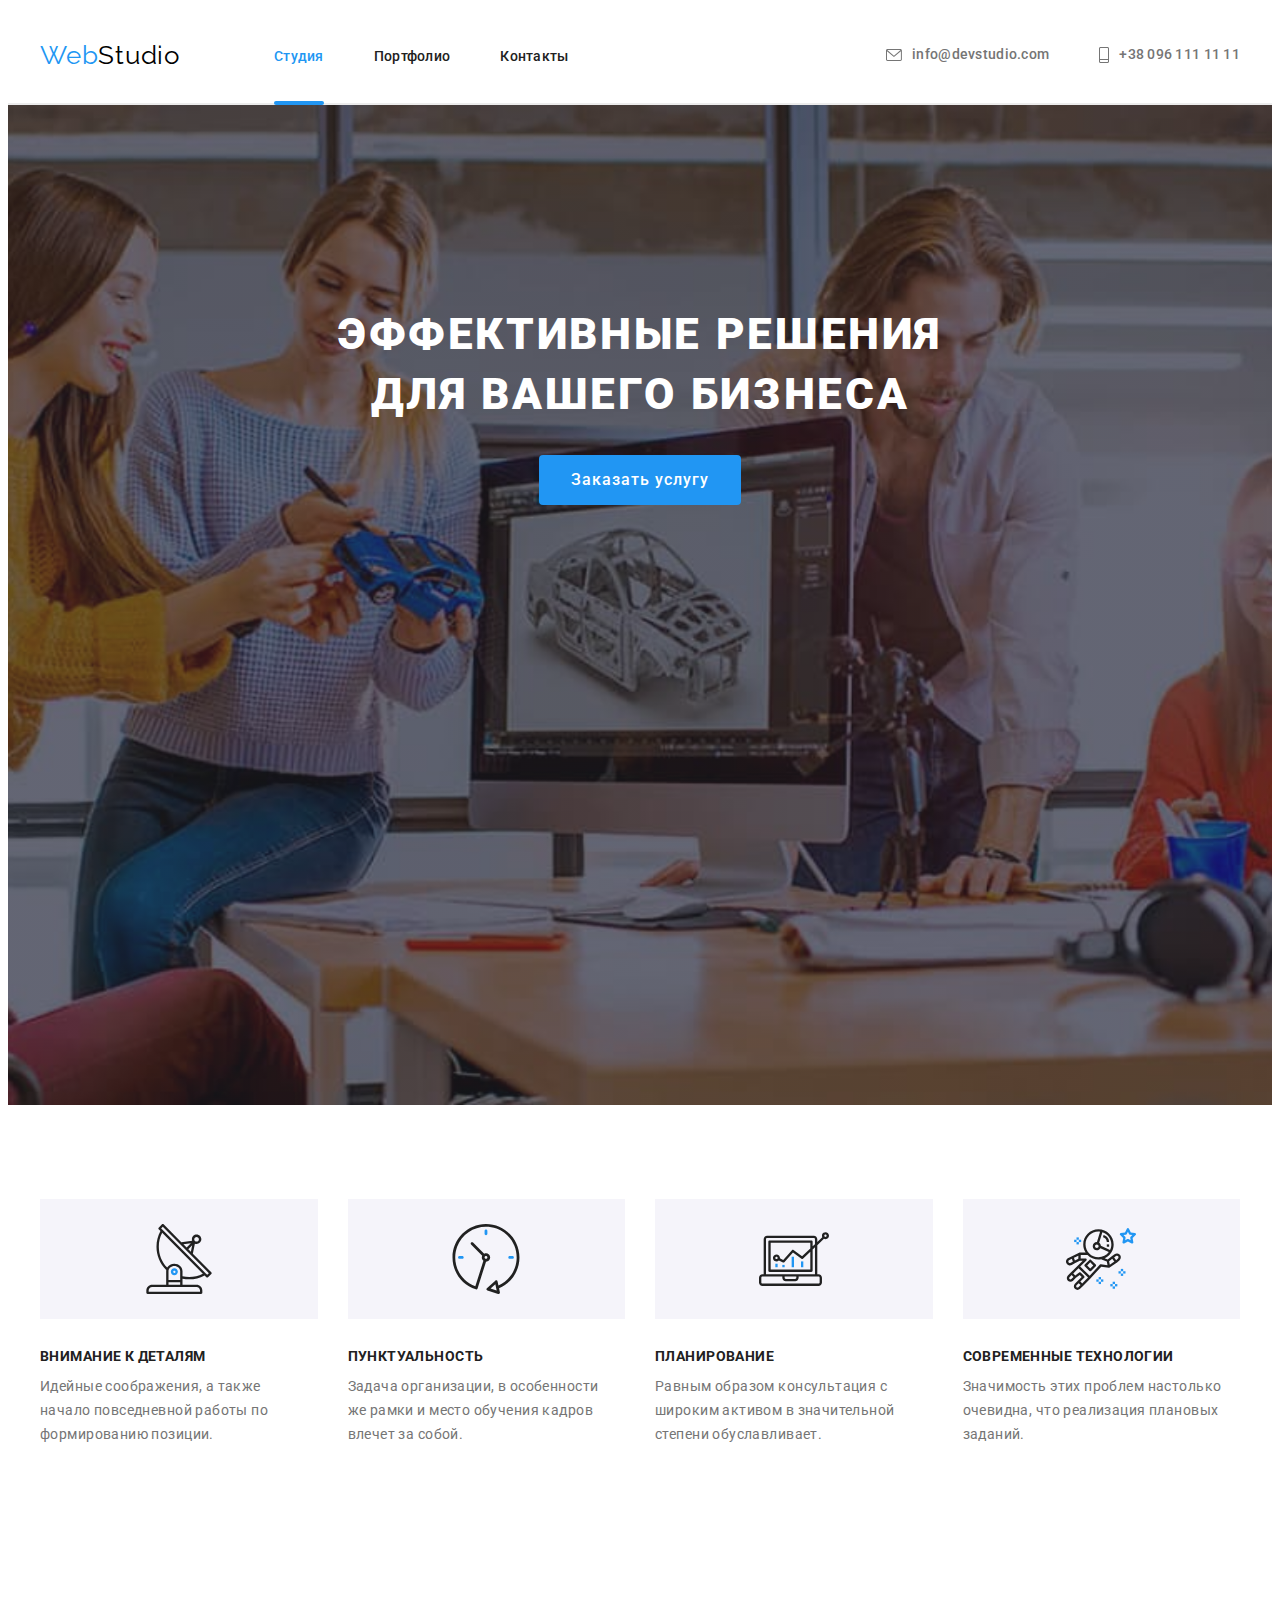
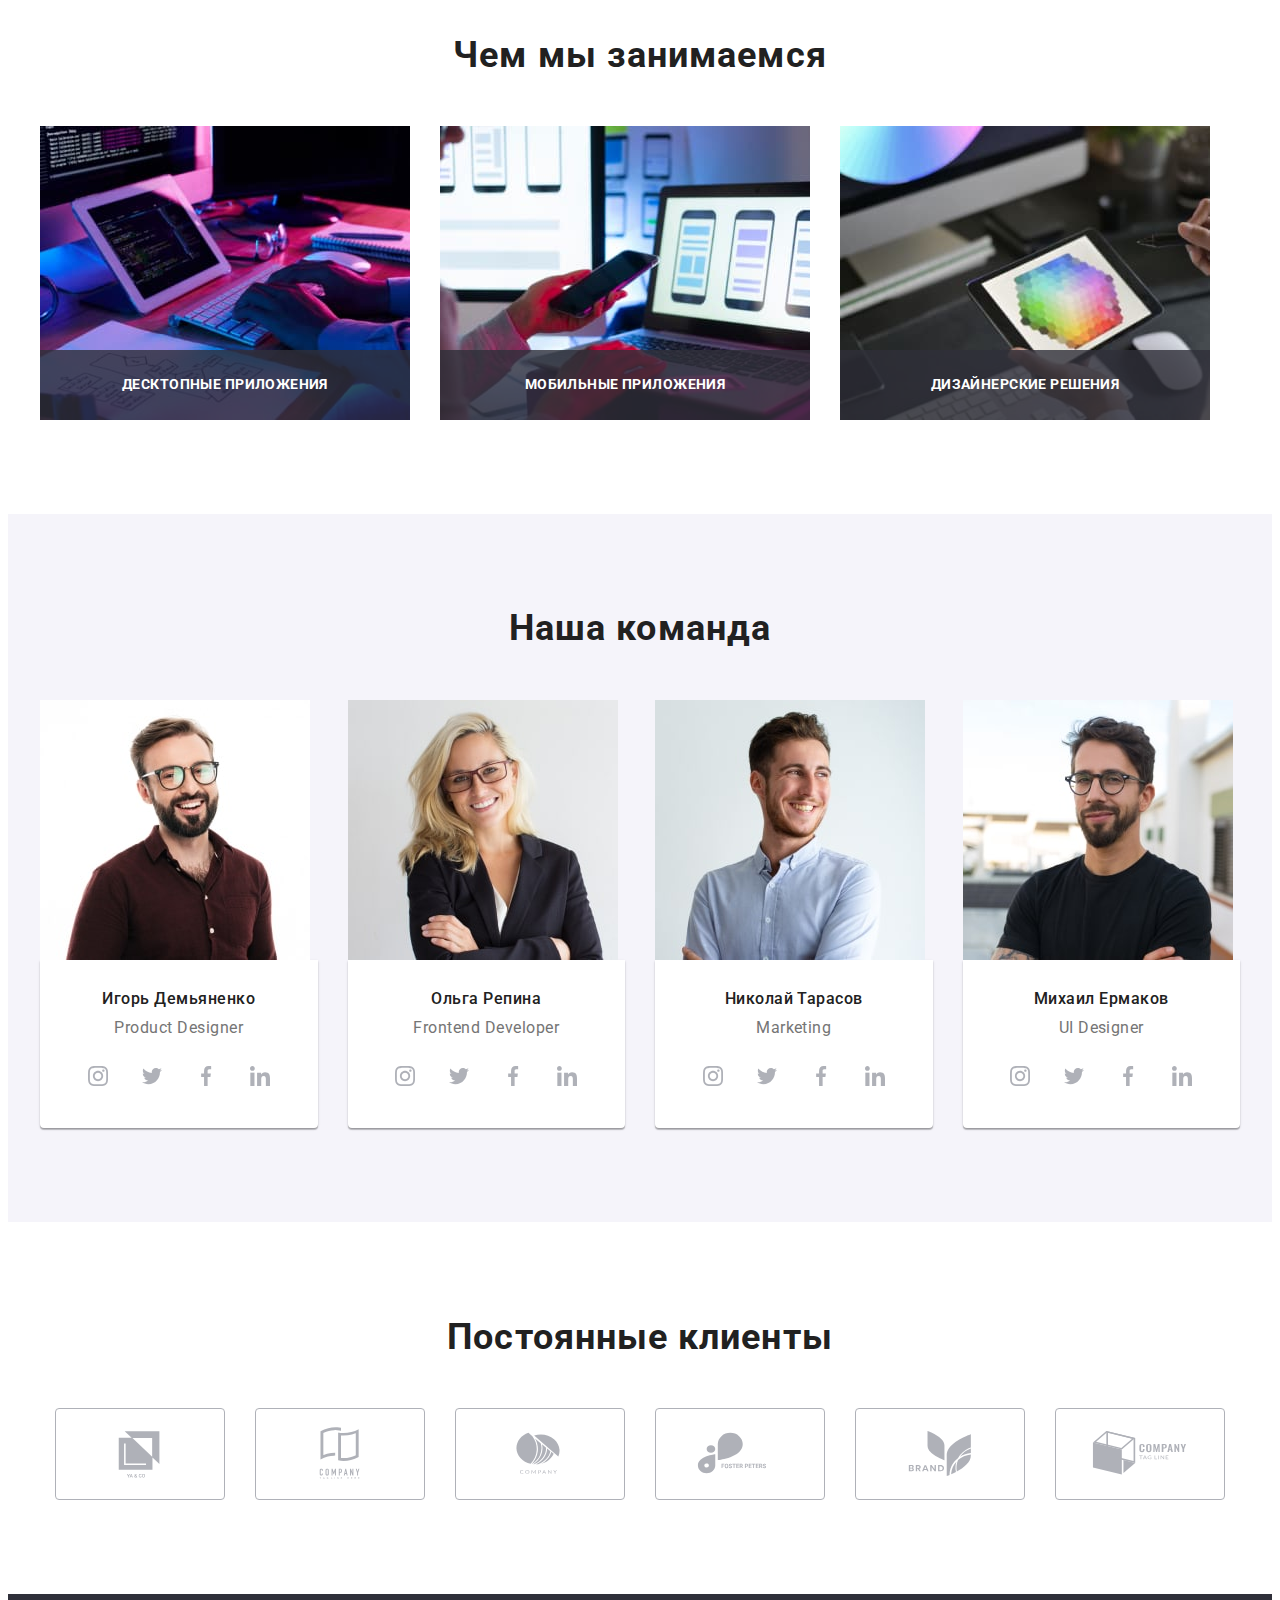
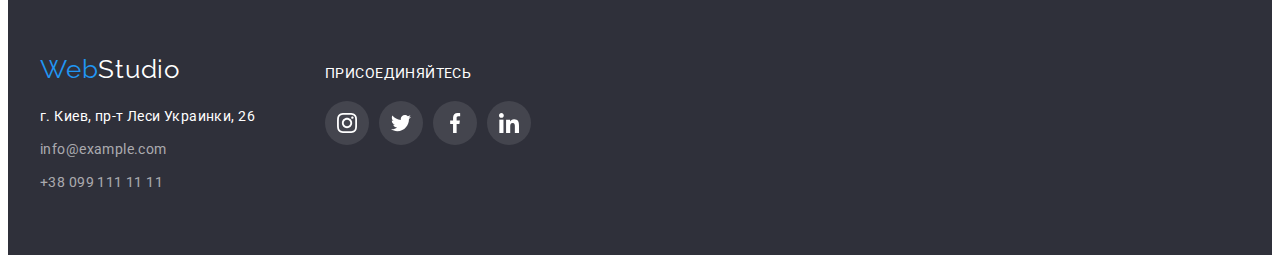
<file: index.html>
<!DOCTYPE html>
<html lang="ru">

<head>
    <meta charset="UTF-8">
    <meta http-equiv="X-UA-Compatible" content="IE=edge">
    <meta name="viewport" content="width=device-width, initial-scale=1.0">
    <title>Document</title>
    <link rel="preconnect" href="https://fonts.googleapis.com">
    <link rel="preconnect" href="https://fonts.gstatic.com" crossorigin>
    <link
        href="https://fonts.googleapis.com/css2?family=Montserrat:wght@400;700&family=Raleway:wght@700&family=Roboto:wght@400;500;700;900&display=swap"
        rel="stylesheet">
    <link rel="stylesheet" href="https://cdnjs.cloudflare.com/ajax/libs/modern-normalize/1.1.0/modern-normalize.min.css"
        integrity="sha512-wpPYUAdjBVSE4KJnH1VR1HeZfpl1ub8YT/NKx4PuQ5NmX2tKuGu6U/JRp5y+Y8XG2tV+wKQpNHVUX03MfMFn9Q=="
        crossorigin="anonymous" referrerpolicy="no-referrer" />
    <link rel="stylesheet" href="./css/styles.css">
</head>

<body>

    <header class="header">
        <div class="container header-container">
            <nav class="navigation">
                <a href="" class="logo" lang="en">Web<span class="header-logo">Studio</span></a>
                <ul class="header-list list">
                    <li class="header-item">
                        <a href="" class="header-link current">Студия</a>
                    </li>
                    <li class="header-item">
                        <a href="./portfolio.html" class="header-link">Портфолио</a>
                    </li>
                    <li class="header-item">
                        <a href="" class="header-link">Контакты</a>
                    </li>
                </ul>
            </nav>
            <ul class="header-connect-list list">
                <li class="header-item-contact">
                    <a class="header-link-contact" href="mailto:info@devstudio.com">
                        <svg class="icon" width="16" height="12">
                            <use href="./images/icons.svg#icon-envelope"></use>
                        </svg>
                        info@devstudio.com
                    </a>
                </li>
                <li class="header-item-contact icon-tel">
                    <a class="header-link-contact" href="tel:+380961111111">
                        <svg class="icon" width="10" height="16">
                            <use href="./images/icons.svg#icon-smartphone"></use>
                        </svg>
                        +38 096 111 11 11
                    </a>
                </li>
            </ul>
        </div>
        <div class="line"></div>
    </header>

    <main>
        <section class="hero">
            <div class="container hero-container">
                <h1 class="hero-title">
                    Эффективные решения <br />
                    для вашего бизнеса</h1>
                <div class="hero-point">
                    <button type="button" class="hero-btn" data-modal-open>Заказать услугу</button>
                </div>
            </div>
        </section>

        <section>
            <div class="container">
                <h2 class="visually-hidden">Наши особенности</h2>
            </div>
        </section>

        <section class="about section">
            <div class="container">
                <ul class="about-list list">
                    <li class="about-item icon-antenna">
                        <h3 class="about-title">Внимание к деталям</h3>
                        <p class="about-pre-title pre-title">
                            Идейные соображения, а также <br>
                            начало повседневной работы по <br>
                            формированию позиции.</p>
                    </li>

                    <li class="about-item icon-clock">
                        <h3 class="about-title ">Пунктуальность</h3>
                        <p class="about-pre-title pre-title">
                            Задача организации, в особенности <br>
                            же рамки и место обучения кадров <br>
                            влечет за собой.</p>
                    </li>

                    <li class="about-item icon-diagram">
                        <h3 class="about-title">Планирование</h3>
                        <p class="about-pre-title pre-title">
                            Равным образом консультация с<br>
                            широким активом в значительной<br>
                            степени обуславливает.</p>
                    </li>

                    <li class="about-item icon-astronaut">
                        <h3 class="about-title">Современные технологии</h3>
                        <p class="about-pre-title pre-title">
                            Значимость этих проблем настолько<br>
                            очевидна, что реализация плановых<br>
                            заданий.</p>
                    </li>
                </ul>
            </div>
        </section>

        <section class="reasons section">
            <div class="container">
                <h2 class="reasons-title section-title">Чем мы занимаемся</h2>
                <ul class="reasons-list list">
                    <li class="reasons-item">
                        <img src="./images/about-img-1.jpg" alt="Программист печатает код" width="370" height="294"
                            class="reasons-img">
                            <p class="reasons-top-text">Десктопные приложения</p>
                    </li>

                    <li class="reasons-item">
                        <img src="./images/about-img-2.jpg" alt="Дизайнер разбираеться в интерфейсе" width="370"
                            height="294" class="reasons-img">
                            <p class="reasons-top-text">Мобильные приложения</p>
                    </li>

                    <li class="reasons-item">
                        <img src="./images/about-img-3.jpg" alt="Дизайнер представляет продукт" width="370"
                            height="294" class="reasons-img">
                            <p class="reasons-top-text">Дизайнерские решения</p>
                    </li>
                </ul>
            </div>
        </section>

        <section class="specialist ">
            <div class="container section-specialist">
                <h2 class="specialist-title ">Наша команда</h2>
                <ul class="list specialist-list ">
                    <li class="specialist-item">
                        <img src="./images/specialist-img-1.jpg" alt="специалисты в программировании" width="270"
                            height="260" class="specialist-item-img">
                        <div class="specialist-item-content">
                            <h3 class="specialist-item-title">Игорь Демьяненко</h3>
                            <p class="specialist-item-text" lang="en">Product Designer</p>
                            <ul class="specialist-social-list list">
                                <li class="specialist-social-item">
                                    <a href="" class="specialist-social-link">
                                        <svg class="specialist-social-icon" width="20" height="20">
                                            <use href="./images/icons.svg#icon-instagram-1"></use>
                                        </svg>
                                    </a>
                                </li>
                                <li class="specialist-social-item">
                                    <a href="" class="specialist-social-link">
                                        <svg class="specialist-social-icon" width="20" height="20">
                                            <use href="./images/icons.svg#icon-twitter-1"></use>
                                        </svg>
                                    </a>
                                </li>
                                <li class="specialist-social-item">
                                    <a href="" class="specialist-social-link">
                                        <svg class="specialist-social-icon" width="20" height="20">
                                            <use href="./images/icons.svg#icon-facebook-1"></use>
                                        </svg>
                                    </a>
                                </li>
                                <li class="specialist-social-item">
                                    <a href="" class="specialist-social-link">
                                        <svg class="specialist-social-icon" width="20" height="20">
                                            <use href="./images/icons.svg#icon-linkedin-1"></use>
                                        </svg>
                                    </a>
                                </li>
                            </ul>
                        </div>
                    </li>

                    <li class="specialist-item">
                        <img src="./images/specialist-img-2.jpg" alt="специалисты в программировании" width="270"
                            height="260" class="specialist-item-img">
                        <div class="specialist-item-content">
                            <h3 class="specialist-item-title">Ольга Репина</h3>
                            <p class="specialist-item-text" lang="en">Frontend Developer</p>
                            <ul class="specialist-social-list list">
                                <li class="specialist-social-item">
                                    <a href="" class="specialist-social-link">
                                        <svg class="specialist-social-icon" width="20" height="20">
                                            <use href="./images/icons.svg#icon-instagram-1"></use>
                                        </svg>
                                    </a>
                                </li>
                                <li class="specialist-social-item">
                                    <a href="" class="specialist-social-link">
                                        <svg class="specialist-social-icon" width="20" height="20">
                                            <use href="./images/icons.svg#icon-twitter-1"></use>
                                        </svg>
                                    </a>
                                </li>
                                <li class="specialist-social-item">
                                    <a href="" class="specialist-social-link">
                                        <svg class="specialist-social-icon" width="20" height="20">
                                            <use href="./images/icons.svg#icon-facebook-1"></use>
                                        </svg>
                                    </a>
                                </li>
                                <li class="specialist-social-item">
                                    <a href="" class="specialist-social-link">
                                        <svg class="specialist-social-icon" width="20" height="20">
                                            <use href="./images/icons.svg#icon-linkedin-1"></use>
                                        </svg>
                                    </a>
                                </li>
                            </ul>
                        </div>
                    </li>

                    <li class="specialist-item">
                        <img src="./images/specialist-img-3.jpg" alt="специалисты в программировании" width="270"
                            height="260" class="specialist-item-img">
                        <div class="specialist-item-content">
                            <h3 class="specialist-item-title">Николай Тарасов</h3>
                            <p class="specialist-item-text" lang="en">Marketing</p>
                            <ul class="specialist-social-list list">
                                <li class="specialist-social-item">
                                    <a href="" class="specialist-social-link">
                                        <svg class="specialist-social-icon" width="20" height="20">
                                            <use href="./images/icons.svg#icon-instagram-1"></use>
                                        </svg>
                                    </a>
                                </li>
                                <li class="specialist-social-item">
                                    <a href="" class="specialist-social-link">
                                        <svg class="specialist-social-icon" width="20" height="20">
                                            <use href="./images/icons.svg#icon-twitter-1"></use>
                                        </svg>
                                    </a>
                                </li>
                                <li class="specialist-social-item">
                                    <a href="" class="specialist-social-link">
                                        <svg class="specialist-social-icon" width="20" height="20">
                                            <use href="./images/icons.svg#icon-facebook-1"></use>
                                        </svg>
                                    </a>
                                </li>
                                <li class="specialist-social-item">
                                    <a href="" class="specialist-social-link">
                                        <svg class="specialist-social-icon" width="20" height="20">
                                            <use href="./images/icons.svg#icon-linkedin-1"></use>
                                        </svg>
                                    </a>
                                </li>
                            </ul>
                        </div>
                    </li>

                    <li class="specialist-item">
                        <img src="./images/specialist-img-4.jpg" alt="специалисты в программировании" width="270"
                            height="260" class="specialist-item-img">
                        <div class="specialist-item-content">
                            <h3 class="specialist-item-title">Михаил Ермаков</h3>
                            <p class="specialist-item-text" lang="en">UI Designer</p>
                            <ul class="specialist-social-list list">
                                <li class="specialist-social-item">
                                    <a href="" class="specialist-social-link">
                                        <svg class="specialist-social-icon" width="20" height="20">
                                            <use href="./images/icons.svg#icon-instagram-1"></use>
                                        </svg>
                                    </a>
                                </li>
                                <li class="specialist-social-item">
                                    <a href="" class="specialist-social-link">
                                        <svg class="specialist-social-icon" width="20" height="20">
                                            <use href="./images/icons.svg#icon-twitter-1"></use>
                                        </svg>
                                    </a>
                                </li>
                                <li class="specialist-social-item">
                                    <a href="" class="specialist-social-link">
                                        <svg class="specialist-social-icon" width="20" height="20">
                                            <use href="./images/icons.svg#icon-facebook-1"></use>
                                        </svg>
                                    </a>
                                </li>
                                <li class="specialist-social-item">
                                    <a href="" class="specialist-social-link">
                                        <svg class="specialist-social-icon" width="20" height="20">
                                            <use href="./images/icons.svg#icon-linkedin-1"></use>
                                        </svg>
                                    </a>
                                </li>
                            </ul>
                        </div>
                    </li>
                </ul>
            </div>
        </section>
    </main>
    <section class="regular">
        <div class="container regular-customers-container">
            <h2 class="regular-customers-title">Постоянные клиенты</h2>
            <ul class="regular-customers-list list">

                <li class="regular-customers-item">
                        <a href="" class="regular-customers-link">
                            <svg class="regular-customers-icon" width="106" height="60">
                                <use href="./images/icons.svg#icon-Logo-1"></use>
                            </svg>
                        </a>
                    
                </li>

                <li class="regular-customers-item">
                        <a href="" class="regular-customers-link">
                            <svg class="regular-customers-icon" width="106" height="60">
                                <use href="./images/icons.svg#icon-Logo-2"></use>
                            </svg>
                        </a>
                
                </li>

                <li class="regular-customers-item">
                    
                        <a href="" class="regular-customers-link">
                            <svg class="regular-customers-icon" width="106" height="60">
                                <use href="./images/icons.svg#icon-Logo-3"></use>
                            </svg>
                        </a>
                    
                </li>
                <li class="regular-customers-item">
                   
                        <a href="" class="regular-customers-link">
                            <svg class="regular-customers-icon" width="106" height="60">
                                <use href="./images/icons.svg#icon-Logo-4"></use>
                            </svg>
                        </a>
                    
                </li>
                <li class="regular-customers-item">
                  
                        <a href="" class="regular-customers-link">
                            <svg class="regular-customers-icon" width="106" height="60">
                                <use href="./images/icons.svg#icon-Logo-5"></use>
                            </svg>
                        </a>
                        
                </li>
                <li class="regular-customers-item">
                   
                        <a href="" class="regular-customers-link">
                            <svg class="regular-customers-icon" width="106" height="60">
                                <use href="./images/icons.svg#icon-Logo-6"></use>
                            </svg>
                        </a>
                    
                </li>
            </ul>
        </div>
    </section>
    <footer class="cellar">
        <div class="container cellar-container">
            <div>
            <a href="" class="cellar-logo" lang="en">Web<span class="logotip-ft">Studio</span></a>
            <address class="adds">
                <ul class="cellar-list list">
                    <li class="cellar-item">
                        <a href="https://goo.gl/maps/NyALyPZnbUgnqSuq6" target="_blank"
                            rel="noopener noreferrer nofollow" class="cellar-maps">г. Киев, пр-т Леси Украинки, 26</a>
                    </li>
                    <li class="cellar-item">
                        <a href="mailto:info@example.com" class="cellar-contact">info@example.com</a>
                    </li>
                    <li class="cellar-item">
                        <a href="tel:+380991111111" class="cellar-contact">+38 099 111 11 11</a>
                    </li>
                </ul>
            </address>
            </div>
        <div class="cellar-social">
            <p class="cellar-item-text">присоединяйтесь</p>
            <ul class="cellar-social-list list">
                <li class="cellar-social-item">
                    <a href="" class="cellar-social-link">
                        <svg class="cellar-social-icon" width="20" height="20">
                            <use href="./images/icons.svg#icon-instagram-2"></use>
                        </svg>
                    </a>
                </li>
                <li class="cellar-social-item">
                    <a href="" class="cellar-social-link">
                        <svg class="cellar-social-icon" width="20" height="20">
                            <use href="./images/icons.svg#icon-twitter-2"></use>
                        </svg>
                    </a>
                </li>
                <li class="cellar-social-item">
                    <a href="" class="cellar-social-link">
                        <svg class="cellar-social-icon" width="20" height="20">
                            <use href="./images/icons.svg#icon-facebook-2"></use>
                        </svg>
                    </a>
                </li>
                <li class="cellar-social-item">
                    <a href="" class="cellar-social-link">
                        <svg class="cellar-social-icon" width="20" height="20">
                            <use href="./images/icons.svg#icon-linkedin-2"></use>
                        </svg>
                    </a>
                </li>
            </ul>
            </div>
        </div>
    </footer>
    <div class="backdrop is-hidden" data-modal>
        <div class="modal">
            <button type="button" class="modal-close-btn" data-modal-close>
                <svg class="modal-button" width="10" height="10">
                    <use href="./images/icons.svg#close-black"></use>
                </svg>
            </button>
        </div>
    </div>
    <script src="./js/modal.js"></script>
</body>
</html>
</file>
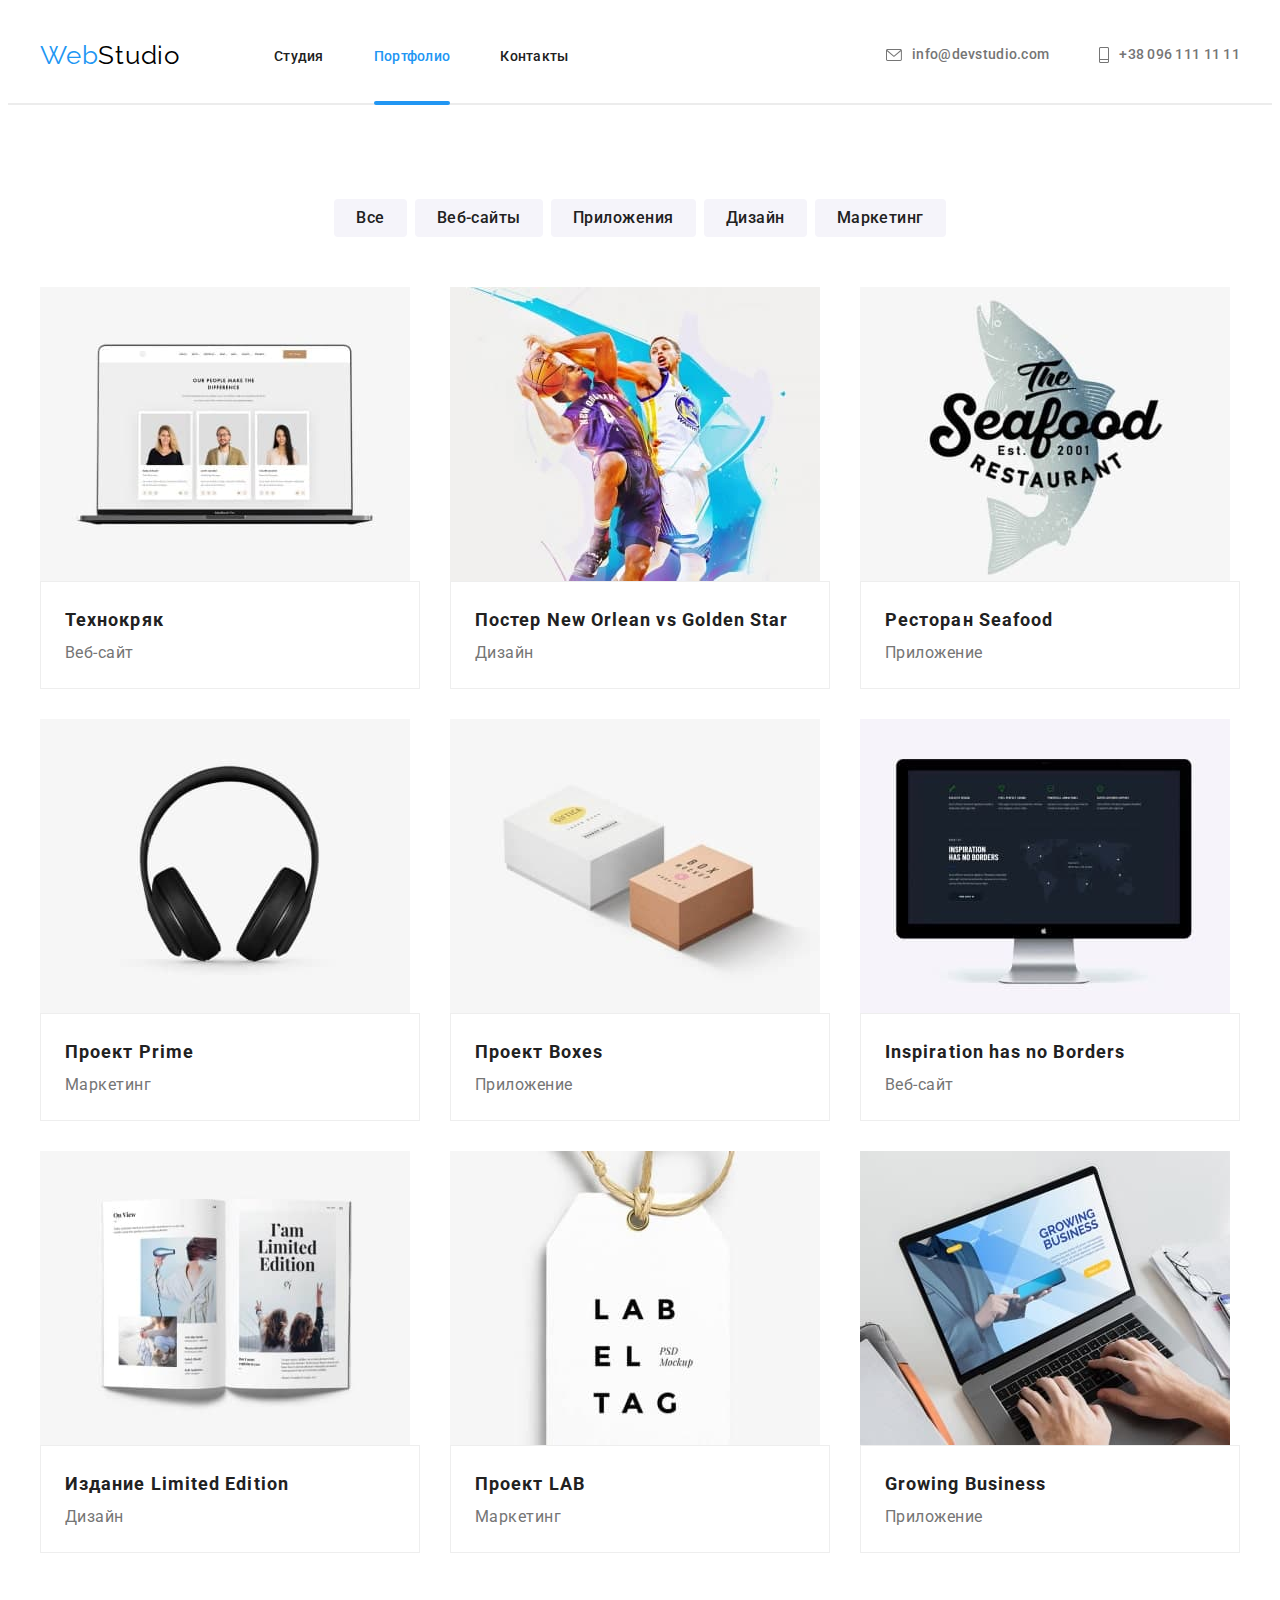
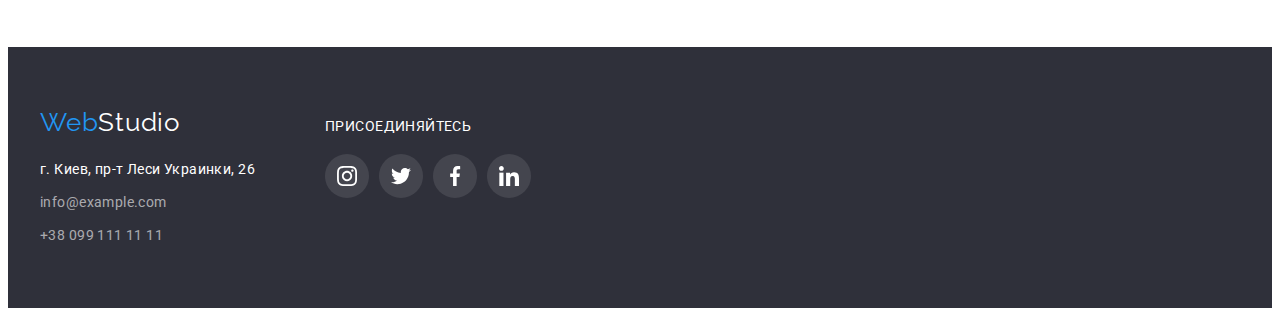
<file: portfolio.html>
<!DOCTYPE html>
<html lang="ru">
<head>
    <meta charset="UTF-8">
    <meta http-equiv="X-UA-Compatible" content="IE=edge">
    <meta name="viewport" content="width=device-width, initial-scale=1.0">
    <title>Document</title>
    <link rel="preconnect" href="https://fonts.googleapis.com">
    <link rel="preconnect" href="https://fonts.gstatic.com" crossorigin>
    <link
        href="https://fonts.googleapis.com/css2?family=Montserrat:wght@400;700&family=Raleway:wght@700&family=Roboto:wght@400;500;700;900&display=swap"
        rel="stylesheet">
    <link rel="stylesheet" href="https://cdnjs.cloudflare.com/ajax/libs/modern-normalize/1.1.0/modern-normalize.min.css"
        integrity="sha512-wpPYUAdjBVSE4KJnH1VR1HeZfpl1ub8YT/NKx4PuQ5NmX2tKuGu6U/JRp5y+Y8XG2tV+wKQpNHVUX03MfMFn9Q=="
        crossorigin="anonymous" referrerpolicy="no-referrer" />
    <link rel="stylesheet" href="./css/styles.css">
</head>
<body>
    <header class="header">
        <div class="container header-container">
        <nav class="navigation">
            <a href="" class="logo" lang="en">Web<span class="header-logo">Studio</span></a>
            <ul class="header-list list">
                <li class="header-item">
                    <a href="./index.html" class="header-link">Студия</a></li>
                <li class="header-item">
                    <a href="" class="header-link current">Портфолио</a></li>
                <li class="header-item">
                    <a href="" class="header-link">Контакты</a></li>
            </ul>
        </nav>
        <ul class="header-connect-list list">
            <li class="header-item-contact">
                <a class="header-link-contact" href="mailto:info@devstudio.com">
                    <svg class="icon" width="16" height="12">
                        <use href="./images/icons.svg#icon-envelope"></use>
                    </svg>
                    info@devstudio.com
                </a>
            </li>
            <li class="header-item-contact icon-tel">
                <a class="header-link-contact" href="tel:+380961111111">
                    <svg class="icon" width="10" height="16">
                        <use href="./images/icons.svg#icon-smartphone"></use>
                    </svg>
                    +38 096 111 11 11
                </a>
            </li>
        </ul>
        </div>
        <div class="line"></div>
    </header>
    <main>
        <section class="about section">
            <div class="container about-container">
                <h1 class="visually-hidden">Маркетинг в сфере дизайна</h1>
                <ul class="hero-list list">
                    <li class="button"><button type="button" class="primary hero-btn">Все</button></li>
                    <li class="button"><button type="button" class="primary hero-btn">Веб-сайты</button></li>
                    <li class="button"><button type="button" class="primary hero-btn">Приложения</button></li>
                    <li class="button"><button type="button" class="primary hero-btn">Дизайн</button></li>
                    <li class="button"><button type="button" class="primary hero-btn">Маркетинг</button></li>
                </ul>
            
            
            <h2 class="visually-hidden">Проекты</h2>
            <ul class="about-list list">
                <li class="about-item-portfolio">
                   
                    <a href="" class="about-portfolio-link">
                        <div class="about-wrap">
                    <img src="./images/about-imag-1.jpg" alt="специалисты дизайна маркетинга" width="370" height="294"
                        class="about-img">
                        <p class="about-top-text">Технокряк это современная площадка распространения коронавируса. Компании используют эту платформу для цифрового
                        шпионажа и атак на защищённые сервера конкурентов.</p>
                        </div>
                    <div class="about-item-content">
                        <h3 class="about-title-list">Технокряк</h3>
                        <p class="about-text">Веб-сайт</p>
                    </div>
                    </a>
                </li>
                <li class="about-item-portfolio">
                    <a href="" class="about-portfolio-link">
                        <div class="about-wrap">
                    <img src="./images/about-imag-2.jpg" alt="спорт" width="370" height="294" class="about-img">
                    <p class="about-top-text">Технокряк это современная площадка распространения коронавируса. Компании используют эту
                        платформу для цифрового
                        шпионажа и атак на защищённые сервера конкурентов.</p>
                        </div>
                    <div class="about-item-content">
                        <h3 class="about-title-list">Постер <span lang="en"> New Orlean vs Golden Star</span></h3>
                        <p class="about-text">Дизайн</p>
                    </div>
                    </a>
                </li>
                <li class="about-item-portfolio">
                    <a href="" class="about-portfolio-link">
                        <div class="about-wrap">
                    <img src="./images/about-imag-3.jpg" alt="вывеска ресторана" width="370" height="294" class="about-img">
                    <p class="about-top-text">Технокряк это современная площадка распространения коронавируса. Компании используют эту
                        платформу для цифрового
                        шпионажа и атак на защищённые сервера конкурентов.</p>
                        </div>
                    <div class="about-item-content">
                        <h3 class="about-title-list">Ресторан <span lang="en"> Seafood</span></h3>
                        <p class="about-text">Приложение</p>
                    </div>
                    </a>
                </li>
                <li class="about-item-portfolio">
                    <a href="" class="about-portfolio-link">
                        <div class="about-wrap">
                    <img src="./images/about-imag-4.jpg" alt="наушники" width="370" height="294" class="about-img">
                    <p class="about-top-text">Технокряк это современная площадка распространения коронавируса. Компании используют эту
                        платформу для цифрового
                        шпионажа и атак на защищённые сервера конкурентов.</p>
                        </div>
                    <div class="about-item-content">
                        <h3 class="about-title-list">Проект <span lang="en"> Prime</span></h3>
                        <p class="about-text">Маркетинг</p>
                    </div>
                    </a>
                </li>
                <li class="about-item-portfolio">
                    <a href="" class="about-portfolio-link">
                        <div class="about-wrap">
                    <img src="./images/about-imag-5.jpg" alt="картонные коробки" width="370" height="294" class="about-img">
                    <p class="about-top-text">Технокряк это современная площадка распространения коронавируса. Компании используют эту
                        платформу для цифрового
                        шпионажа и атак на защищённые сервера конкурентов.</p>
                        </div>
                    <div class="about-item-content">
                        <h3 class="about-title-list">Проект <span lang="en"> Boxes</span></h3>
                        <p class="about-text">Приложение</p>
                    </div>
                    </a>
                </li>
                <li class="about-item-portfolio">
                    <a href="" class="about-portfolio-link">
                        <div class="about-wrap">
                    <img src="./images/about-imag-6.jpg" alt="компьютер" width="370" height="294" class="about-img">
                    <p class="about-top-text">Технокряк это современная площадка распространения коронавируса. Компании используют эту
                        платформу для цифрового
                        шпионажа и атак на защищённые сервера конкурентов.</p>
                        </div>
                    <div class="about-item-content">
                        <h3 class="about-title-list" lang="en">Inspiration has no Borders</h3>
                        <p class="about-text">Веб-сайт</p>
                    </div>
                    </a>
                </li>
                <li class="about-item-portfolio">
                    <a href="" class="about-portfolio-link">
                        <div class="about-wrap">
                    <img src="./images/about-imag-7.jpg" alt="книга" width="370" height="294" class="about-img">
                    <p class="about-top-text">Технокряк это современная площадка распространения коронавируса. Компании используют эту
                        платформу для цифрового
                        шпионажа и атак на защищённые сервера конкурентов.</p>
                        </div>
                    <div class="about-item-content">
                        <h3 class="about-title-list">Издание <span lang="en"> Limited Edition</span></h3>
                        <p class="about-text">Дизайн</p>
                    </div>
                    </a>
                </li>
    
                <li class="about-item-portfolio">
                    <a href="" class="about-portfolio-link">
                        <div class="about-wrap">
                    <img src="./images/about-imag-8.jpg" alt="этикетка" width="370" height="294" class="about-img">
                    <p class="about-top-text">Технокряк это современная площадка распространения коронавируса. Компании используют эту
                        платформу для цифрового
                        шпионажа и атак на защищённые сервера конкурентов.</p>
                        </div>
                    <div class="about-item-content">
                        <h3 class="about-title-list">Проект <span lang="en"> LAB</span></h3>
                        <p class="about-text">Маркетинг</p>
                    </div>
                    </a>
                </li>
    
                <li class="about-item-portfolio">
                    <a href="" class="about-portfolio-link">
                        <div class="about-wrap">
                    <img src="./images/about-imag-9.jpg" alt="работа за ноутбуком" width="370" height="294" class="about-img">
                        <p class="about-top-text">Технокряк это современная площадка распространения коронавируса. Компании используют эту
                            платформу для цифрового
                            шпионажа и атак на защищённые сервера конкурентов.</p>
                            </div>
                    <div class="about-item-content">
                        <h3 class="about-title-list" lang="en"> Growing Business</h3>
                        <p class="about-text">Приложение</p>
                    </div>
                    </a>
                </li>
            </ul>
            </div>
        </section>
    </main>
       
    <footer class="cellar">
        <div class="container cellar-container">
            <div>
                <a href="" class="cellar-logo" lang="en">Web<span class="logotip-ft">Studio</span></a>
                <address class="adds">
                    <ul class="cellar-list list">
                        <li class="cellar-item">
                            <a href="https://goo.gl/maps/NyALyPZnbUgnqSuq6" target="_blank"
                                rel="noopener noreferrer nofollow" class="cellar-maps">г. Киев, пр-т Леси Украинки, 26</a>
                        </li>
                        <li class="cellar-item">
                            <a href="mailto:info@example.com" class="cellar-contact">info@example.com</a>
                        </li>
                        <li class="cellar-item">
                            <a href="tel:+380991111111" class="cellar-contact">+38 099 111 11 11</a>
                        </li>
                    </ul>
                </address>
            </div>
            <div class="cellar-social">
                <p class="cellar-item-text">присоединяйтесь</p>
                <ul class="cellar-social-list list">
                    <li class="cellar-social-item">
                        <a href="" class="cellar-social-link">
                            <svg class="cellar-social-icon" width="20" height="20">
                                <use href="./images/icons.svg#icon-instagram-2"></use>
                            </svg>
                        </a>
                    </li>
                    <li class="cellar-social-item">
                        <a href="" class="cellar-social-link">
                            <svg class="cellar-social-icon" width="20" height="20">
                                <use href="./images/icons.svg#icon-twitter-2"></use>
                            </svg>
                        </a>
                    </li>
                    <li class="cellar-social-item">
                        <a href="" class="cellar-social-link">
                            <svg class="cellar-social-icon" width="20" height="20">
                                <use href="./images/icons.svg#icon-facebook-2"></use>
                            </svg>
                        </a>
                    </li>
                    <li class="cellar-social-item">
                        <a href="" class="cellar-social-link">
                            <svg class="cellar-social-icon" width="20" height="20">
                                <use href="./images/icons.svg#icon-linkedin-2"></use>
                            </svg>
                        </a>
                    </li>
                </ul>
            </div>
        </div>
    </footer>
</body>
</html>
</file>
<file: css/styles.css>
:root {
  --header-bg-color: #ffffff;
  --logo-text-color: #2196f3;
  --current-text-color: #2196f3;
  --hero-title-color: #212121;
  --hero-text-color: #757575;
  --about-title-text: #212121;
}

body {
  font-family: "Roboto", sans-serif;
}

.list {
  list-style: none;
}

p,
h1,
h2,
h3,
h4,
h5,
h6 {
  margin: 0;
}
ul {
  margin: 0;
  padding: 0;
}
button {
  cursor: pointer;
  border: none;
}
img {
  display: block;
  max-width: 100%;
}
a {
  text-decoration: none;
}
.container {
  width: 1200px;
  padding-left: 15px;
  padding-right: 15px;
  margin: 0 auto;
}
.visually-hidden {
  position: absolute;
  white-space: nowrap;
  width: 1px;
  height: 1px;
  padding: 0;
  clip: rect(0 0 0 0);
  clip-path: inset(50%);
  margin: -1px;
}
.pre-title {
  font-weight: 400;
  font-size: 14px;
  line-height: calc(24 / 14);
  letter-spacing: 0.03em;
}
.section-title {
  font-family: "Roboto", sans-serif;
  font-size: 36px;
  line-height: calc(42 / 36);
  text-align: center;
  letter-spacing: 0.03em;
}
/*---------------HEADER------------*/
.header {
  background-color: var(--header-bg-color);
  font-weight: 1600;
  padding-top: 32px;
  padding-bottom: 32px;
}
.header-container {
  display: flex;
  align-items: center;
}
.navigation {
  display: flex;
  align-items: center;
}
.header-connect-list {
  display: flex;
  margin-left: auto;
}

.header-list {
  display: flex;
}
.header-item + .header-item {
  margin-left: 50px;
}
.header-link {
  font-weight: 500;
  font-size: 14px;
  line-height: 1.14;
  letter-spacing: 0.02em;
  color: #212121;
  transition: color 250ms cubic-bezier(0.4, 0, 0.2, 1);
}
.logo {
  font-family: "Raleway", sans-serif;
  font-size: 26px;
  line-height: 1.19;
  letter-spacing: 0.03em;
  color: var(--logo-text-color);
  margin-right: 94px;
}
.header-logo {
  color: #000000;
}
.header-link:hover,
.header-link:focus {
  color: #2196f3;
}
.header-link-contact {
  font-weight: 500;
  font-size: 14px;
  line-height: 1.14;
  letter-spacing: 0.02em;
  color: #757575;
  display: flex;
  align-items: center;
  transition: color 250ms cubic-bezier(0.4, 0, 0.2, 1);
}
.header-item-contact + .header-item-contact {
  margin-left: 50px;
}
.icon {
  fill: currentColor;
  margin-right: 10px;
}
.header-link-contact:hover,
.header-link-contact:focus {
  color: #2196f3;
}
.current {
  color: var(--current-text-color);
  position: relative;
}
.current::after {
  content: "";
  width: 100%;
  height: 4px;
  position: absolute;
  background-color: #2196f3;
  border-radius: 2px;
  left: 0;
  bottom: -41px;
}
.line {
  border: 1px solid #ececec;
  margin-top: 32px;
  margin-bottom: -32px;
}
/*-----------------HERO----------------*/
.hero {
  background-color: #2f303a;
  max-width: 1600px;
  min-height: 600px;
  margin-left: auto;
  margin-right: auto;
  background-image: linear-gradient(
      rgba(47, 48, 58, 0.4),
      rgba(47, 48, 58, 0.4)
    ),
    url(../images/hero.bg.jpg);
  background-repeat: no-repeat;
  background-position: center;
  background-size: cover;
  flex-grow: 1;
  padding-top: 200px;
  padding-bottom: 200px;
}
.hero-list {
  display: flex;
  justify-content: center;
  margin-bottom: 50px;
}
.hero-title {
  font-family: "Roboto", sans-serif;
  font-weight: 900;
  font-size: 44px;
  line-height: 1.36;
  text-align: center;
  letter-spacing: 0.06em;
  text-transform: uppercase;
  color: #ffffff;
  margin-bottom: 30px;
}
.button + .button {
  margin-left: 8px;
}
.hero-point {
  display: flex;
  justify-content: center;
}
.hero-btn {
  font-family: inherit;
  font-weight: 500;
  font-size: 16px;
  line-height: 1.87;
  display: flex;
  align-items: center;
  text-align: center;
  letter-spacing: 0.06em;
  padding: 10px 32px 10px 32px;
  color: #ffffff;
  background-color: #2196f3;
  border-radius: 4px;
}
.primary {
  line-height: 1.62;
  letter-spacing: 0.03em;
  background-color: #f5f4fa;
  color: #212121;
  padding: 6px 22px 6px 22px;
  transition: color 250ms cubic-bezier(0.4, 0, 0.2, 1),
    box-shadow 250ms cubic-bezier(0.4, 0, 0.2, 1),
    background-color 250ms cubic-bezier(0.4, 0, 0.2, 1);
}
.primary:hover,
.primary:focus {
  color: #ffffff;
  box-shadow: 0px 4px 4px rgba(0, 0, 0, 0.15);
  background-color: #2196f3;
}
/*-----------------ABOUT-----------------*/
.section {
  padding-top: 94px;
  padding-bottom: 94px;
}
.about-item {
  flex-basis: calc(100% / 4 - 30px);
  margin-left: 30px;
  margin-top: 30px;
}
.about-item::before {
  display: block;
  content: "";
  height: 120px;
  background-size: 70px;
  background-repeat: no-repeat;
  background-position: center;
  background-color: #f5f4fa;
  margin-bottom: 30px;
}
.icon-antenna::before {
  background-image: url(../images/antenna.svg);
}
.icon-clock::before {
  background-image: url(../images/clock.svg);
}
.icon-diagram::before {
  background-image: url(../images/diagram.svg);
}
.icon-astronaut::before {
  background-image: url(../images/astronaut.svg);
}
.about-list {
  display: flex;
  margin-left: -30px;
  margin-top: -30px;
  flex-wrap: wrap;
}
.about-item-portfolio {
  justify-content: center;
  flex-basis: calc(100% / 3 - 30px);
  margin-left: 30px;
  margin-top: 30px;
  background: #ffffff;
  position: relative;
}
.about-item-portfolio:hover .about-top-text {
  transform: translateY(0);
}
.about-wrap {
  position: relative;
  overflow: hidden;
}
.about-top-text {
  position: absolute;
  top: 0;
  left: 0;
  font-size: 18px;
  line-height: 1.55;
  letter-spacing: 0.03em;
  font-weight: 400;
  color: #ffffff;
  background-color: rgba(33, 150, 243, 0.9);
  padding: 30px;
  height: 100%;
  transform: translateY(100%);
  transition: transform 250ms cubic-bezier(0.4, 0, 0.2, 1);
}
.about-portfolio-link {
  display: block;
  transition: box-shadow 250ms cubic-bezier(0.4, 0, 0.2, 1);
}
.about-portfolio-link:hover,
.about-portfolio-link:focus {
  box-shadow: 0px 1px 1px rgba(0, 0, 0, 0.12), 0px 4px 4px rgba(0, 0, 0, 0.06),
    1px 4px 6px rgba(0, 0, 0, 0.16);
}

.about-title-list {
  font-style: 400px;
  font-weight: 700;
  font-size: 18px;
  line-height: calc(36 / 18);
  letter-spacing: 0.06em;
  color: #212121;
}
.about-title {
  font-style: 400px;
  font-weight: 700;
  font-size: 14px;
  line-height: 1.14;
  letter-spacing: 0.03em;
  text-transform: uppercase;
  color: var(--hero-title-color);
  margin-bottom: 10px;
}
.about-text {
  font-size: 16px;
  line-height: calc(30 / 16);
  letter-spacing: 0.03em;
  color: #757575;
}
.about-pre-title {
  font-size: 14px;
  line-height: 1.71;
  letter-spacing: 0.03em;
  color: var(--hero-text-color);
}
.about-item-content {
  background: #ffffff;
  border: 1px solid #eeeeee;
  padding-top: 20px;
  padding-bottom: 20px;
  padding-left: 24px;
  padding-right: 24px;
}
/*---------------------REASONS-------------*/
.reasons-list {
  display: flex;
}
.reasons-item {
  position: relative;
}
.reasons-top-text {
  position: absolute;
  display: flex;
  justify-content: center;
  align-items: center;
  font-weight: 700;
  font-size: 14px;
  line-height: 1.14;
  letter-spacing: 0.03em;
  text-transform: uppercase;
  background: rgba(47, 48, 58, 0.8);
  color: #ffffff;
  width: 370px;
  height: 70px;
  left: 0;
  bottom: 0;
}

.reasons-item + .reasons-item {
  margin-left: 30px;
}
.reasons {
  padding-top: 94px;
  padding-bottom: 94px;
}
.reasons-title {
  font-style: 400;
  font-weight: 700;
  font-size: 36px;
  line-height: 1.16;
  text-align: center;
  letter-spacing: 0.03em;
  color: #212121;
  margin-bottom: 50px;
}
/*---------------SPECIALIST----------------------*/
.specialist {
  background: #f5f4fa;
  padding-top: 94px;
  padding-bottom: 94px;
}
.specialist-title {
  font-style: 400;
  font-weight: 700;
  font-size: 36px;
  line-height: 1.16;
  text-align: center;
  letter-spacing: 0.03em;
  color: #212121;
  margin-bottom: 50px;
}
.specialist-list {
  display: flex;
  flex-wrap: wrap;
  margin-left: -30px;
  margin-top: -30px;
}
.specialist-item {
  flex-basis: calc(100% / 4 - 30px);
  margin-left: 30px;
  margin-top: 30px;
}

.specialist-item-title {
  font-style: 400;
  font-weight: 500;
  font-size: 16px;
  line-height: 1.18;
  text-align: center;
  letter-spacing: 0.03em;
  color: #212121;
  margin-bottom: 10px;
}
.specialist-item-text {
  font-size: 16px;
  line-height: 1.18;
  text-align: center;
  letter-spacing: 0.03em;
  color: #757575;
  margin-bottom: 16px;
}
.specialist-social-list {
  display: flex;
  justify-content: center;
}
.specialist-social-link {
  width: 44px;
  height: 44px;
  background-color: #ffffff;
  border-radius: 50%;
  display: flex;
  align-items: center;
  justify-content: center;
  color: #afb1b8;
  transition: background-color 250ms cubic-bezier(0.4, 0, 0.2, 1),
    color 250ms cubic-bezier(0.4, 0, 0.2, 1);
}
.specialist-social-icon {
  fill: currentColor;
}
.specialist-social-link:hover,
.specialist-social-link:focus {
  background-color: #2196f3;
  color: #ffffff;
}

.specialist-social-item + .specialist-social-item {
  margin-left: 10px;
}
.specialist-item-content {
  padding: 30px;
  background: #ffffff;
  box-shadow: 0px 1px 3px rgba(0, 0, 0, 0.12), 0px 1px 1px rgba(0, 0, 0, 0.14),
    0px 2px 1px rgba(0, 0, 0, 0.2);
  border-radius: 0px 0px 4px 4px;
}
/*------------REGULAR-------------*/
.regular {
  padding-top: 94px;
  padding-bottom: 94px;
}
.regular-customers-container {
  width: 1170px;
}
.regular-customers-item {
  width: 170px;
  height: 92px;
}
.regular-customers-title {
  font-weight: 700;
  font-size: 36px;
  line-height: calc(42 / 36);
  text-align: center;
  letter-spacing: 0.03em;
  color: #212121;
  margin-bottom: 50px;
}
.regular-customers-list {
  display: flex;
  justify-content: center;
}
.regular-customers-item + .regular-customers-item {
  margin-left: 30px;
}
.regular-customers-link {
  width: 100%;
  height: 100%;
  border: 1px solid #afb1b8;
  box-sizing: border-box;
  border-radius: 4px;
  display: flex;
  align-items: center;
  justify-content: center;
  color: #afb1b8;
  transition: border-color 250ms cubic-bezier(0.4, 0, 0.2, 1);
}
.regular-customers-icon {
  fill: #afb1b8;
  transition: fill 250ms cubic-bezier(0.4, 0, 0.2, 1);
}
.regular-customers-link:hover,
.regular-customers-link:focus {
  border-color: #2196f3;
}
.regular-customers-link:hover .regular-customers-icon,
.regular-customers-link:focus .regular-customers-icon {
  fill: #2196f3;
}

/*-------------CELLAR------------*/
.cellar {
  background: #2f303a;
  padding-top: 60px;
  padding-bottom: 60px;
}
.cellar-container {
  display: flex;
  align-items: baseline;
}
.cellar-logo {
  font-family: "Raleway", sans-serif;
  font-size: 26px;
  line-height: calc(31 / 26);
  letter-spacing: 0.03em;
  color: #2196f3;
  margin-bottom: 20px;
  display: block;
}
.logotip-ft {
  color: #ffffff;
}

/*------------------ADDS--------------*/
.adds {
  font-style: inherit;
}
.cellar-social {
  margin-left: 70px;
}
.cellar-item-text {
  padding-bottom: 20px;
}
.cellar-social-list {
  display: flex;
}
.cellar-maps {
  font-size: 14px;
  line-height: 1.71;
  letter-spacing: 0.03em;
  color: #ffffff;
}
.cellar-contact {
  font-size: 14px;
  line-height: 1.71;
  letter-spacing: 0.03em;
  color: rgba(255, 255, 255, 0.6);
}
.cellar-item {
  margin-bottom: 9px;
}
.cellar-item:last-child {
  margin-bottom: 0;
}
.cellar-item-text {
  font-size: 14px;
  line-height: calc(16 / 14);
  letter-spacing: 0.03em;
  text-transform: uppercase;
  color: #ffffff;
}

.cellar-social-link {
  width: 44px;
  height: 44px;
  border-radius: 50%;
  display: inline-flex;
  align-items: center;
  justify-content: center;
  background-color: rgba(255, 255, 255, 0.1);
  fill: #ffffff;
  transition: background-color 250ms cubic-bezier(0.4, 0, 0.2, 1);
}
.cellar-social-link:hover,
.cellar-social-link:focus {
  background-color: #2196f3;
}
.cellar-social-item + .cellar-social-item {
  margin-left: 10px;
}
.backdrop {
  width: 100vw;
  height: 100vh;
  background-color: rgba(0, 0, 0, 0.2);
  position: fixed;
  top: 0;
  transition: opacity 250ms cubic-bezier(0.4, 0, 0.2, 1),
    visibility 250ms cubic-bezier(0.4, 0, 0.2, 1);
}
.backdrop .is-hidden .modal {
  transform: rotate(-300deg) scale(0.5);
}
.modal {
  width: 528px;
  min-height: 581px;
  background-color: #ffffff;
  box-shadow: 0px 1px 3px rgba(0, 0, 0, 0.12), 0px 1px 1px rgba(0, 0, 0, 0.14),
    0px 2px 1px rgba(0, 0, 0, 0.2);
  border-radius: 4px;
  position: absolute;
  top: 50%;
  left: 50%;
  transform: translate(-50%, -50%) rotate(0) scale(1);
  transition: transform 250ms cubic-bezier(0.4, 0, 0.2, 1);
}
.modal-close-btn {
  width: 30px;
  height: 30px;
  border-radius: 50%;
  border: 1px solid rgba(0, 0, 0, 0.1);
  background-color: transparent;
  position: absolute;
  top: 10px;
  right: 10px;
}
.is-hidden {
  opacity: 0;
  pointer-events: none;
  visibility: hidden;
}
</file>
